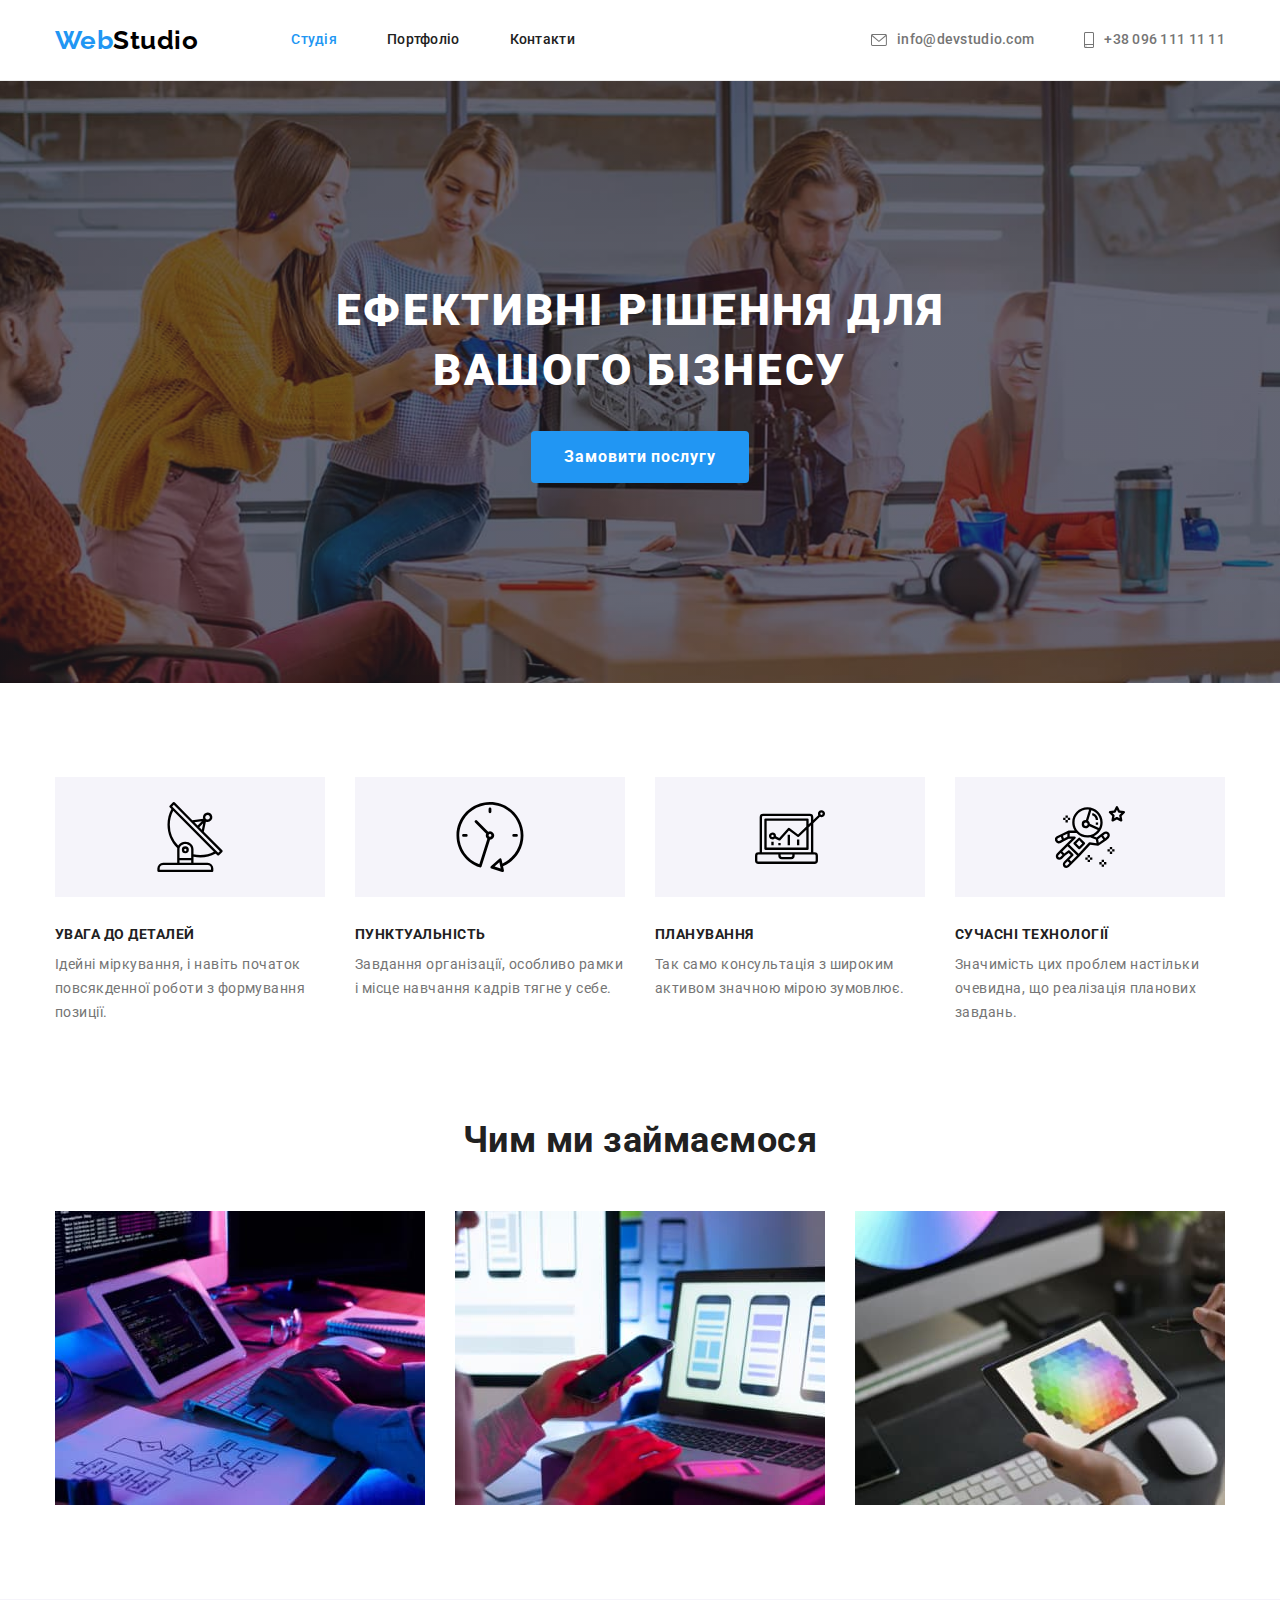
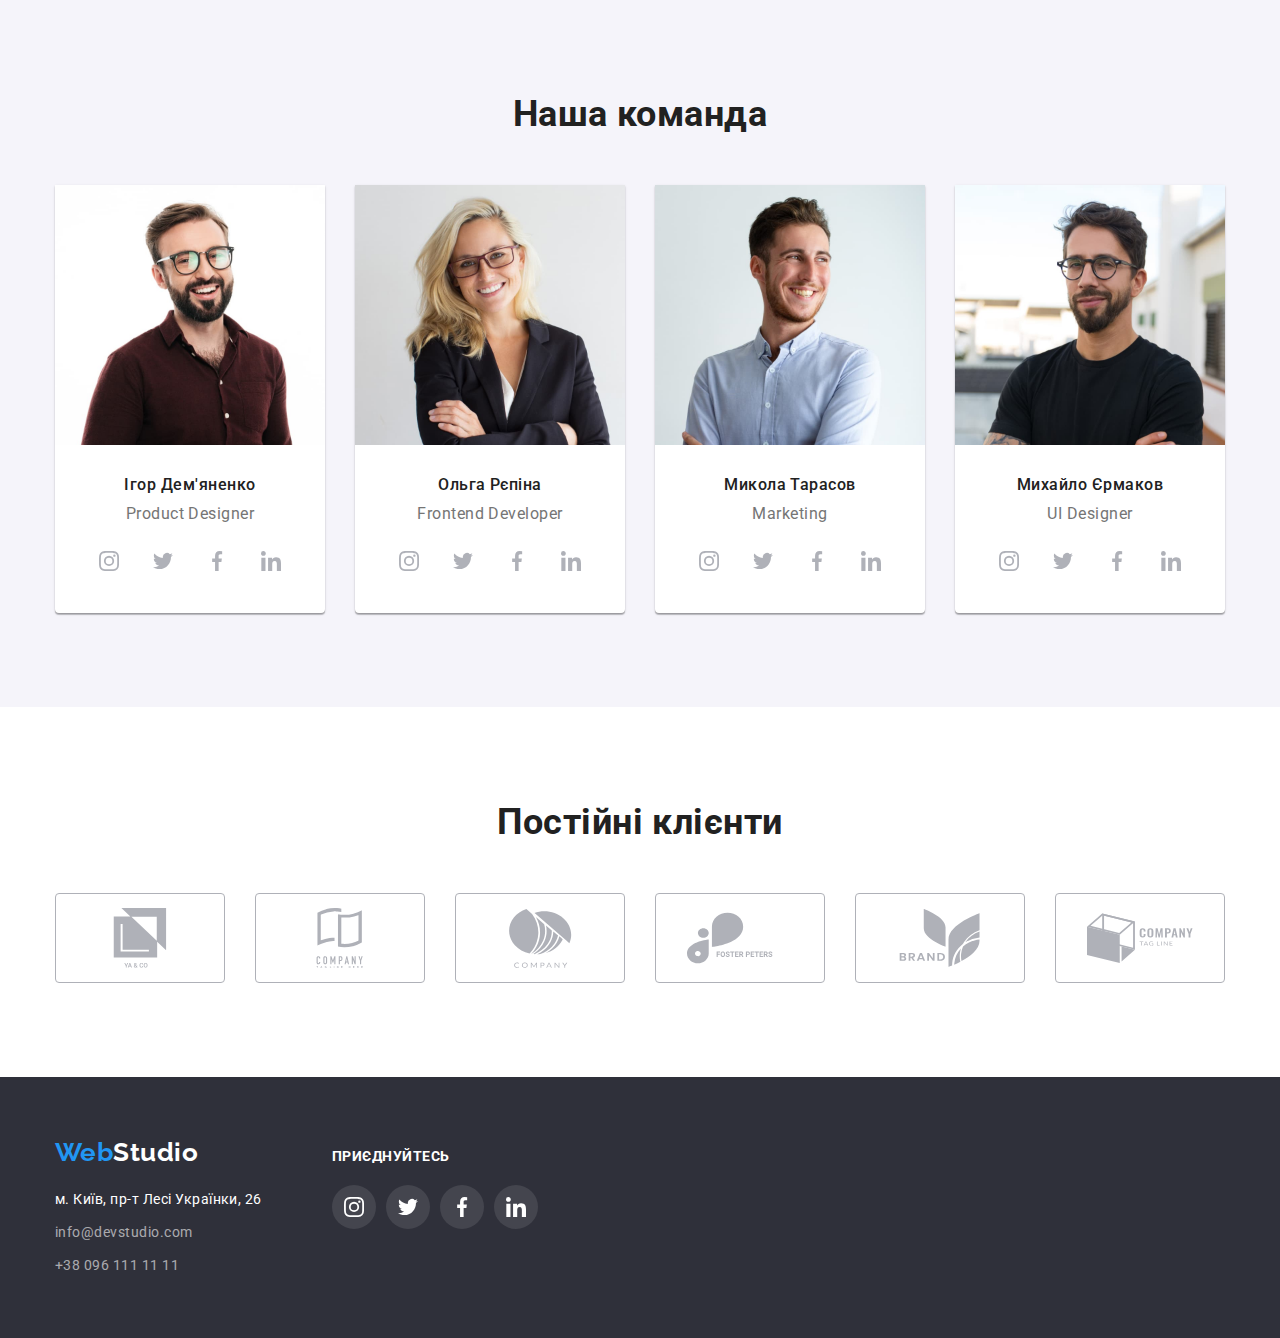
<file: index.html>
<!DOCTYPE html>
<html lang="uk">
	<head>
		<meta charset="UTF-8" />
		<meta http-equiv="X-UA-Compatible" content="IE=edge" />
		<meta name="viewport" content="width=device-width, initial-scale=1.0" />
		<title>Студія</title>
		<link rel="preconnect" href="https://fonts.googleapis.com" />
		<link rel="preconnect" href="https://fonts.gstatic.com" crossorigin />
		<link
			href="https://fonts.googleapis.com/css2?family=Raleway:wght@700&family=Roboto:wght@400;500;700;900&display=swap"
			rel="stylesheet"
		/>
		<link
			rel="stylesheet"
			href="https://cdnjs.cloudflare.com/ajax/libs/modern-normalize/1.1.0/modern-normalize.min.css"
		/>
		<link rel="stylesheet" href="./css/styles.css" />
	</head>
	<body>
		<!-- Header content -->
		<header class="header">
			<div class="container header-container">
				<nav class="header-nav">
					<a class="link logo" href="./index.html">Web<span class="logo-black">Studio</span> </a>
					<ul class="list site-nav">
						<li class="site-nav-item"><a class="link current" href="./index.html">Студія</a></li>
						<li class="site-nav-item"><a class="link" href="./portfolio.html">Портфоліо</a></li>
						<li class="site-nav-item"><a class="link" href="">Контакти</a></li>
					</ul>
				</nav>
				<ul class="list contact-nav">
					<li class="contact-nav-item"
						><a class="link" href="mailto:info@devstudio.com">
							<svg class="contact-icon" width="16" height="12">
								<use href="./images/icons.svg#envelope"></use>
							</svg>
							info@devstudio.com</a
						></li
					>
					<li class="contact-nav-item"
						><a class="link" href="tel:+380961111111">
							<svg class="contact-icon" width="10" height="16">
								<use href="./images/icons.svg#smartphone"></use>
							</svg>
							+38 096 111 11 11</a
						></li
					>
				</ul>
			</div>
		</header>
		<!-- Main content -->
		<main>
			<!-- Hero -->
			<section class="hero">
				<h1 class="hero-title">Ефективні рішення для вашого бізнесу</h1>
				<button class="hero-btn" type="button">Замовити послугу</button>
			</section>
			<!-- Benefits -->
			<section class="benefits">
				<div class="container">
					<h2 class="visually-hidden">Переваги</h2>
					<ul class="list benefits-list">
						<li class="benefits-item">
							<div class="benefits-icon-fon">
								<svg class="benefits-icon" width="70" height="70">
									<use href="./images/icons.svg#antenna"></use>
								</svg>
							</div>

							<h3 class="benefits-title">УВАГА ДО ДЕТАЛЕЙ</h3>
							<p class="benefits-text">
								Ідейні міркування, і навіть початок повсякденної роботи з формування позиції.
							</p>
						</li>
						<li class="benefits-item">
							<div class="benefits-icon-fon">
								<svg class="benefits-icon" width="70" height="70">
									<use href="./images/icons.svg#clock"></use>
								</svg>
							</div>

							<h3 class="benefits-title">ПУНКТУАЛЬНІСТЬ</h3>
							<p class="benefits-text"> Завдання організації, особливо рамки і місце навчання кадрів тягне у себе. </p>
						</li>
						<li class="benefits-item">
							<div class="benefits-icon-fon">
								<svg class="benefits-icon" width="70" height="70">
									<use href="./images/icons.svg#diagram"></use>
								</svg>
							</div>

							<h3 class="benefits-title">ПЛАНУВАННЯ</h3>
							<p class="benefits-text"> Так само консультація з широким активом значною мірою зумовлює. </p>
						</li>
						<li class="benefits-item">
							<div class="benefits-icon-fon">
								<svg class="benefits-icon" width="70" height="70">
									<use href="./images/icons.svg#astronaut"></use>
								</svg>
							</div>

							<h3 class="benefits-title">СУЧАСНІ ТЕХНОЛОГІЇ</h3>
							<p class="benefits-text"> Значимість цих проблем настільки очевидна, що реалізація планових завдань. </p>
						</li>
					</ul>
				</div>
			</section>
			<!-- what we do -->
			<section class="work-section">
				<div class="container">
					<h2 class="section-title">Чим ми займаємося</h2>
					<ul class="list work-section-list">
						<li class="work-section-item">
							<img src="./images/box1.jpg" alt="кодування" width="370" height="294" />
						</li>
						<li class="work-section-item">
							<img src="./images/box2.jpg" alt="адаптація" width="370" height="294" />
						</li>
						<li class="work-section-item">
							<img src="./images/box3.jpg" alt="дизайн" width="370" height="294" />
						</li>
					</ul>
				</div>
			</section>
			<!-- Team -->
			<section class="team">
				<div class="container">
					<h2 class="section-title">Наша команда</h2>
					<ul class="list team-list">
						<li class="team-item">
							<img src="./images/img1.jpg" alt="фото Ігоря Дем'яненко" width="270" height="260" />
							<div class="team-workers">
								<h3 class="team-names">Ігор Дем'яненко</h3>
								<p class="team-professions" lang="en">Product Designer</p>
								<ul class="team-social-list list">
									<li class="team-social-item">
										<a class="team-social-link link" href="">
											<svg class="team-social-icon" width="20" height="20">
												<use href="./images/icons.svg#instagram"></use>
											</svg>
										</a>
									</li>
									<li class="team-social-item">
										<a class="team-social-link link" href="">
											<svg class="team-social-icon" width="20" height="20">
												<use href="./images/icons.svg#twitter"></use>
											</svg>
										</a>
									</li>
									<li class="team-social-item">
										<a class="team-social-link link" href="">
											<svg class="team-social-icon" width="20" height="20">
												<use href="./images/icons.svg#facebook"></use>
											</svg>
										</a>
									</li>
									<li class="team-social-item">
										<a class="team-social-link link" href="">
											<svg class="team-social-icon" width="20" height="20">
												<use href="./images/icons.svg#linkedin"></use>
											</svg>
										</a>
									</li>
								</ul>
							</div>
						</li>

						<li class="team-item">
							<img src="./images/img2.jpg" alt="фото Ольги Рєпіної" width="270" height="260" />
							<div class="team-workers">
								<h3 class="team-names">Ольга Рєпіна</h3>
								<p class="team-professions" lang="en">Frontend Developer</p>
								<ul class="team-social-list list">
									<li class="team-social-item">
										<a class="team-social-link link" href="">
											<svg class="team-social-icon" width="20" height="20">
												<use href="./images/icons.svg#instagram"></use>
											</svg>
										</a>
									</li>
									<li class="team-social-item">
										<a class="team-social-link link" href="">
											<svg class="team-social-icon" width="20" height="20">
												<use href="./images/icons.svg#twitter"></use>
											</svg>
										</a>
									</li>
									<li class="team-social-item">
										<a class="team-social-link link" href="">
											<svg class="team-social-icon" width="20" height="20">
												<use href="./images/icons.svg#facebook"></use>
											</svg>
										</a>
									</li>
									<li class="team-social-item">
										<a class="team-social-link link" href="">
											<svg class="team-social-icon" width="20" height="20">
												<use href="./images/icons.svg#linkedin"></use>
											</svg>
										</a>
									</li>
								</ul>
							</div>
						</li>

						<li class="team-item">
							<img src="./images/img3.jpg" alt="фото Миколи Тарасова" width="270" height="260" />
							<div class="team-workers">
								<h3 class="team-names">Микола Тарасов</h3>
								<p class="team-professions" lang="en">Marketing</p>
								<ul class="team-social-list list">
									<li class="team-social-item">
										<a class="team-social-link link" href="">
											<svg class="team-social-icon" width="20" height="20">
												<use href="./images/icons.svg#instagram"></use>
											</svg>
										</a>
									</li>
									<li class="team-social-item">
										<a class="team-social-link link" href="">
											<svg class="team-social-icon" width="20" height="20">
												<use href="./images/icons.svg#twitter"></use>
											</svg>
										</a>
									</li>
									<li class="team-social-item">
										<a class="team-social-link link" href="">
											<svg class="team-social-icon" width="20" height="20">
												<use href="./images/icons.svg#facebook"></use>
											</svg>
										</a>
									</li>
									<li class="team-social-item">
										<a class="team-social-link link" href="">
											<svg class="team-social-icon" width="20" height="20">
												<use href="./images/icons.svg#linkedin"></use>
											</svg>
										</a>
									</li>
								</ul>
							</div>
						</li>

						<li class="team-item">
							<img src="./images/img4.jpg" alt="фото Михайла Єрмакова" width="270" height="260" />
							<div class="team-workers">
								<h3 class="team-names">Михайло Єрмаков</h3>
								<p class="team-professions" lang="en">UI Designer</p>
								<ul class="team-social-list list">
									<li class="team-social-item">
										<a class="team-social-link link" href="">
											<svg class="team-social-icon" width="20" height="20">
												<use href="./images/icons.svg#instagram"></use>
											</svg>
										</a>
									</li>
									<li class="team-social-item">
										<a class="team-social-link link" href="">
											<svg class="team-social-icon" width="20" height="20">
												<use href="./images/icons.svg#twitter"></use>
											</svg>
										</a>
									</li>
									<li class="team-social-item">
										<a class="team-social-link link" href="">
											<svg class="team-social-icon" width="20" height="20">
												<use href="./images/icons.svg#facebook"></use>
											</svg>
										</a>
									</li>
									<li class="team-social-item">
										<a class="team-social-link link" href="">
											<svg class="team-social-icon" width="20" height="20">
												<use href="./images/icons.svg#linkedin"></use>
											</svg>
										</a>
									</li>
								</ul>
							</div>
						</li>
					</ul>
				</div>
			</section>
			<!-- Clients -->
			<section class="client-section">
				<div class="container">
					<h2 class="client-title">Постійні клієнти</h2>
					<ul class="client-list list">
						<li class="client-item">
							<a class="client-link link" href="">
								<svg class="client-icon" width="106" height="60">
									<use href="./images/icons.svg#yaco"></use>
								</svg>
							</a>
						</li>

						<li class="client-item">
							<a class="client-link link" href="">
								<svg class="client-icon" width="106" height="60">
									<use href="./images/icons.svg#tagline-here"></use>
								</svg>
							</a>
						</li>

						<li class="client-item">
							<a class="client-link link" href="">
								<svg class="client-icon" width="106" height="60">
									<use href="./images/icons.svg#company"></use>
								</svg>
							</a>
						</li>

						<li class="client-item">
							<a class="client-link link" href="">
								<svg class="client-icon" width="106" height="60">
									<use href="./images/icons.svg#foster"></use>
								</svg>
							</a>
						</li>

						<li class="client-item">
							<a class="client-link link" href="">
								<svg class="client-icon" width="106" height="60">
									<use href="./images/icons.svg#brand"></use>
								</svg>
							</a>
						</li>

						<li class="client-item">
							<a class="client-link link" href="">
								<svg class="client-icon" width="106" height="60">
									<use href="./images/icons.svg#tafline"></use>
								</svg>
							</a>
						</li>
					</ul>
				</div>
			</section>
		</main>
		<!-- Footer content -->
		<footer class="footer">
			<div class="container">
				<div class="footer-flex">
					<div class="footer-contacts-flex">
						<a class="link logo" href="./index.html">Web<span class="logo-white">Studio</span> </a>
						<!-- Сontacts -->
						<address class="footer-contact">
							<ul class="footer-contact-list list">
								<li class="footer-contact-item">
									<a
										class="footer-contact-link link adress"
										href="https://goo.gl/maps/CdvJLRiEL6Q8Smko8"
										target="_blank"
										rel="noreferrer noopener"
										>м. Київ, пр-т Лесі Українки, 26</a
									>
								</li>
								<li class="footer-contact-item"
									><a class="footer-contact-link link" href="mailto:info@devstudio.com">info@devstudio.com</a></li
								>
								<li class="footer-contact-item"
									><a class="footer-contact-link link" href="tel:+380961111111">+38 096 111 11 11</a></li
								>
							</ul>
						</address>
					</div>

					<div class="footer-social-flex">
						<p class="footer-social-text">приєднуйтесь</p>
						<ul class="footer-social-list list">
							<li class="footer-social-item">
								<a class="footer-social-link link" href="">
									<svg class="footer-social-icon" width="20" height="20">
										<use href="./images/icons.svg#instagram"></use>
									</svg>
								</a>
							</li>

							<li class="footer-social-item">
								<a class="footer-social-link link" href="">
									<svg class="footer-social-icon" width="20" height="20">
										<use href="./images/icons.svg#twitter"></use>
									</svg>
								</a>
							</li>

							<li class="footer-social-item">
								<a class="footer-social-link link" href="">
									<svg class="footer-social-icon" width="20" height="20">
										<use href="./images/icons.svg#facebook"></use>
									</svg>
								</a>
							</li>

							<li class="footer-social-item">
								<a class="footer-social-link link" href="">
									<svg class="footer-social-icon" width="20" height="20">
										<use href="./images/icons.svg#linkedin"></use>
									</svg>
								</a>
							</li>
						</ul>
					</div>
				</div>
			</div>
		</footer>
	</body>
</html>
</file>
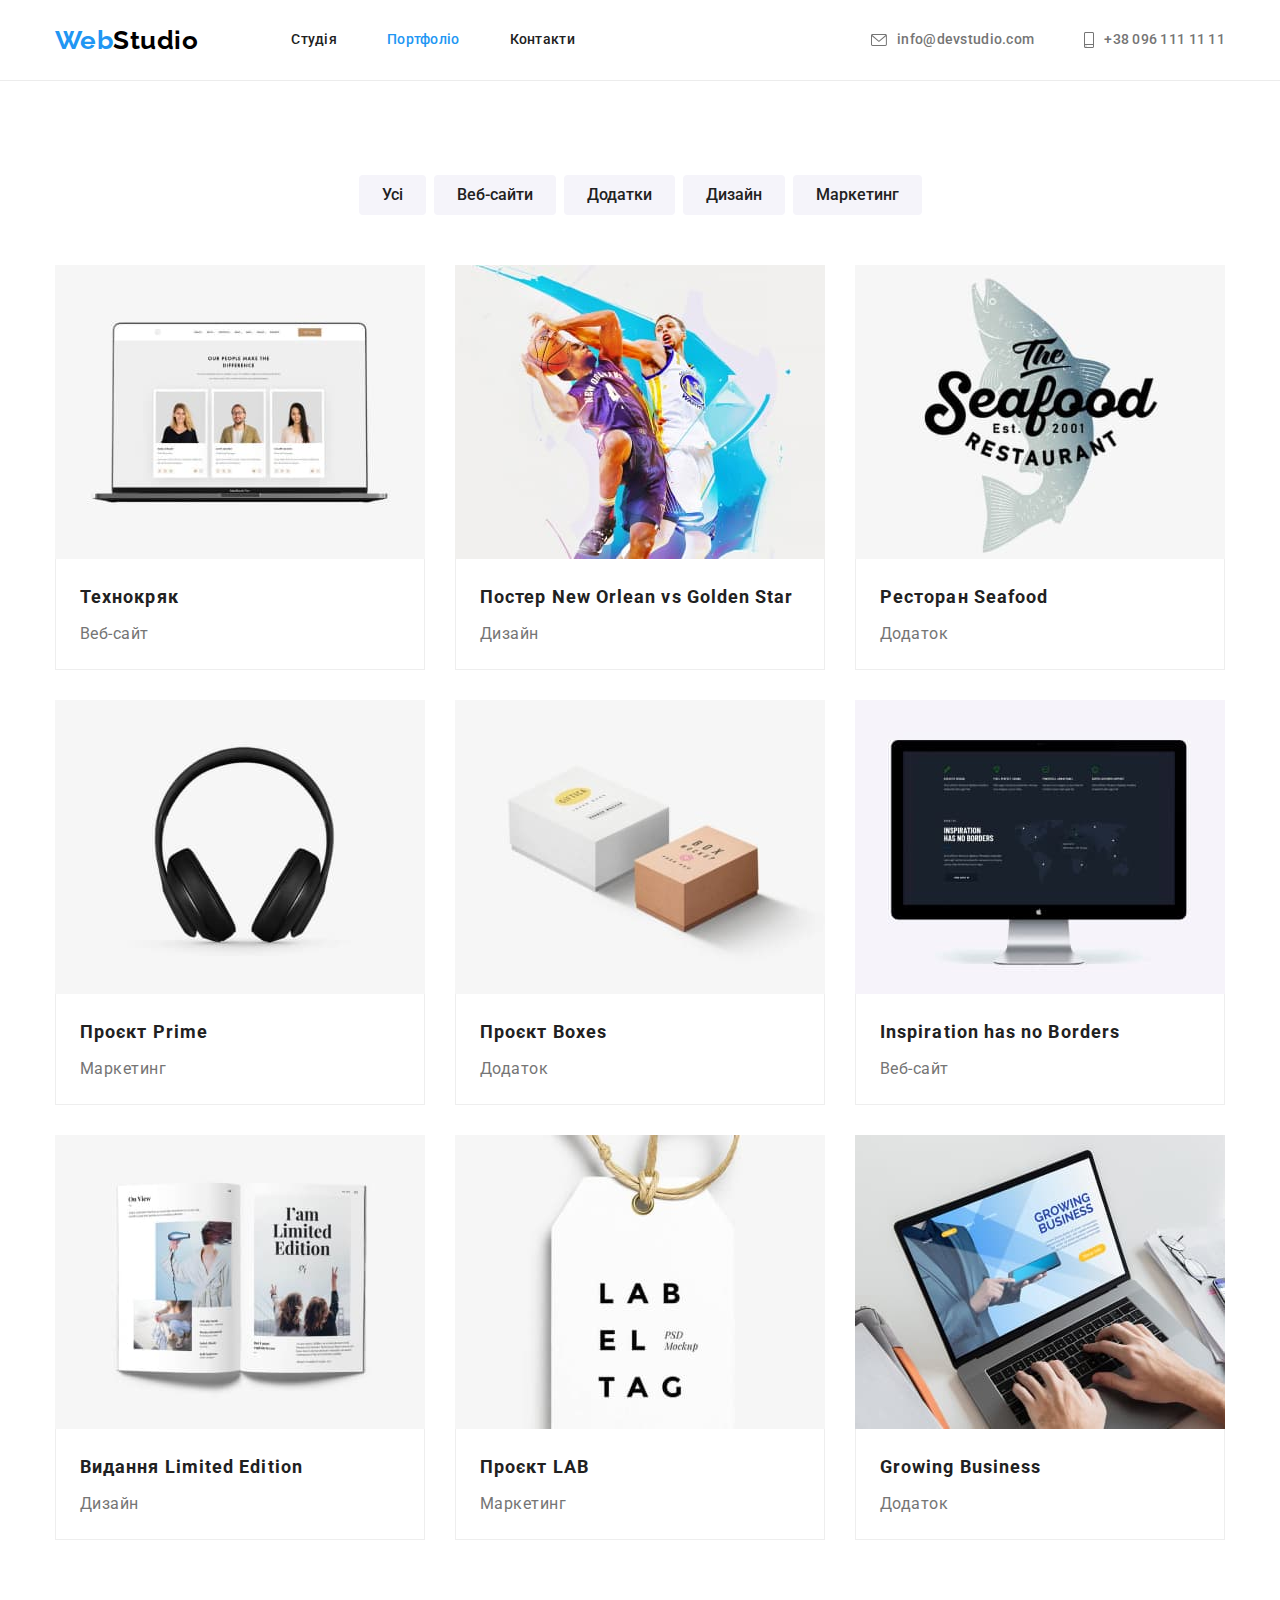
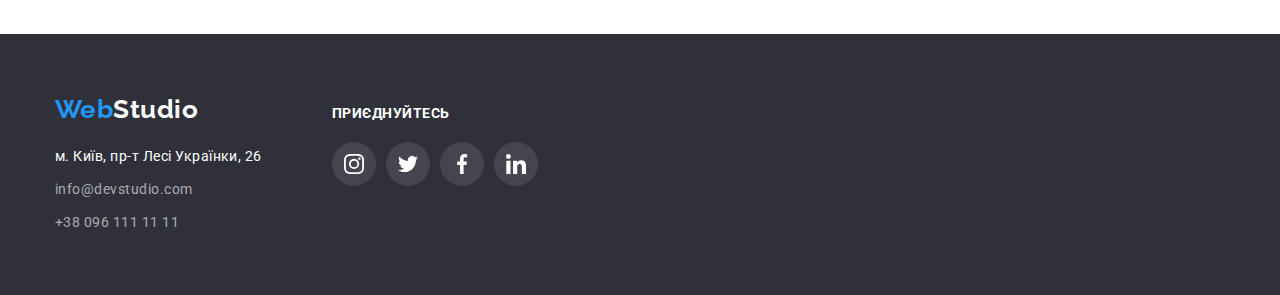
<file: portfolio.html>
<!DOCTYPE html>
<html lang="uk">
	<head>
		<meta charset="UTF-8" />
		<meta http-equiv="X-UA-Compatible" content="IE=edge" />
		<meta name="viewport" content="width=device-width, initial-scale=1.0" />
		<title>Портфоліо</title>
		<link rel="preconnect" href="https://fonts.googleapis.com" />
		<link rel="preconnect" href="https://fonts.gstatic.com" crossorigin />
		<link
			href="https://fonts.googleapis.com/css2?family=Raleway:wght@700&family=Roboto:wght@400;500;700;900&display=swap"
			rel="stylesheet"
		/>
		<link
			rel="stylesheet"
			href="https://cdnjs.cloudflare.com/ajax/libs/modern-normalize/1.1.0/modern-normalize.min.css"
		/>
		<link rel="stylesheet" href="./css/styles.css" />
	</head>
	<body>
		<!-- Header content -->
		<header class="header">
			<div class="container header-container">
				<nav class="header-nav">
					<a class="link logo" href="./index.html">Web<span class="logo-black">Studio</span> </a>
					<ul class="list site-nav">
						<li class="site-nav-item"><a class="link" href="./index.html">Студія</a></li>
						<li class="site-nav-item"><a class="link current" href="./portfolio.html">Портфоліо</a></li>
						<li class="site-nav-item"><a class="link" href="">Контакти</a></li>
					</ul>
				</nav>
				<ul class="list contact-nav">
					<li class="contact-nav-item"
						><a class="link" href="mailto:info@devstudio.com">
							<svg class="contact-icon" width="16" height="12">
								<use href="./images/icons.svg#envelope"></use>
							</svg>
							info@devstudio.com</a
						></li
					>
					<li class="contact-nav-item"
						><a class="link" href="tel:+380961111111">
							<svg class="contact-icon" width="10" height="16">
								<use href="./images/icons.svg#smartphone"></use>
							</svg>
							+38 096 111 11 11</a
						></li
					>
				</ul>
			</div>
		</header>
		<!-- Main content -->
		<main>
			<section class="portfolio">
				<div class="container">
					<h1 class="visually-hidden">Приклади робіт</h1>
					<ul class="list portfolio-btn-list">
						<li class="portfolio-btn-item"><button class="portfolio-btn" type="button">Усі</button></li>
						<li class="portfolio-btn-item"><button class="portfolio-btn" type="button">Веб-сайти</button></li>
						<li class="portfolio-btn-item"><button class="portfolio-btn" type="button">Додатки</button></li>
						<li class="portfolio-btn-item"><button class="portfolio-btn" type="button">Дизайн</button></li>
						<li class="portfolio-btn-item"><button class="portfolio-btn" type="button">Маркетинг</button></li>
					</ul>
					<ul class="list portfolio-list">
						<li class="portfolio-item">
							<a class="portfolio-link link" href="">
								<img src="./images/project1.jpg" alt="Головна сторінка веб-сайту Технокряку" width="370" height="294" />
								<div class="card-content">
									<h2 class="portfolio-list-title">Технокряк</h2>
									<p class="portfolio-list-text">Веб-сайт</p>
								</div>
							</a>
						</li>

						<li class="portfolio-item">
							<a class="portfolio-link link" href="">
								<img src="./images/project2.jpg" alt="Постер про баскетбол" width="370" height="294" />
								<div class="card-content">
									<h2 class="portfolio-list-title">Постер New Orlean vs Golden Star</h2>
									<p class="portfolio-list-text">Дизайн</p>
								</div>
							</a>
						</li>

						<li class="portfolio-item">
							<a class="portfolio-link link" href="">
								<img src="./images/project3.jpg" alt="Логотип ресторану" width="370" height="294" />
								<div class="card-content">
									<h2 class="portfolio-list-title">Ресторан Seafood</h2>
									<p class="portfolio-list-text">Додаток</p>
								</div>
							</a>
						</li>

						<li class="portfolio-item">
							<a class="portfolio-link link" href="">
								<img src="./images/project4.jpg" alt="Навушники" width="370" height="294" />
								<div class="card-content">
									<h2 class="portfolio-list-title">Проєкт Prime</h2>
									<p class="portfolio-list-text">Маркетинг</p>
								</div>
							</a>
						</li>

						<li class="portfolio-item">
							<a class="portfolio-link link" href="">
								<img src="./images/project5.jpg" alt="Дві коробочки" width="370" height="294" />
								<div class="card-content">
									<h2 class="portfolio-list-title">Проєкт Boxes</h2>
									<p class="portfolio-list-text">Додаток</p>
								</div>
							</a>
						</li>

						<li class="portfolio-item">
							<a class="portfolio-link link" href=""
								><img
									src="./images/project6.jpg"
									alt="Головна сторінка веб-сайту Inspiration has no Borders"
									width="370"
									height="294"
								/>
								<div class="card-content">
									<h2 class="portfolio-list-title">Inspiration has no Borders</h2>
									<p class="portfolio-list-text">Веб-сайт</p>
								</div></a
							>
						</li>

						<li class="portfolio-item">
							<a class="portfolio-link link" href="">
								<img
									src="./images/project7.jpg"
									alt="Розворот сторінки видання Limited Edition"
									width="370"
									height="294"
								/>
								<div class="card-content">
									<h2 class="portfolio-list-title">Видання Limited Edition</h2>
									<p class="portfolio-list-text">Дизайн</p>
								</div>
							</a>
						</li>

						<li class="portfolio-item">
							<a class="portfolio-link link" href="">
								<img src="./images/project8.jpg" alt="Бирка з написом LAB" width="370" height="294" />
								<div class="card-content">
									<h2 class="portfolio-list-title">Проєкт LAB</h2>
									<p class="portfolio-list-text">Маркетинг</p>
								</div>
							</a>
						</li>

						<li class="portfolio-item">
							<a class="portfolio-link link" href=""
								><img
									src="./images/project9.jpg"
									alt="Ноутбук з відкритим додатком Growing Business"
									width="370"
									height="294"
								/>
								<div class="card-content">
									<h2 class="portfolio-list-title">Growing Business</h2>
									<p class="portfolio-list-text">Додаток</p>
								</div></a
							>
						</li>
					</ul>
				</div>
			</section>
		</main>
		<!-- Footer content -->
		<footer class="footer">
			<div class="container">
				<div class="footer-flex">
					<div class="footer-contacts-flex">
						<a class="link logo" href="./index.html">Web<span class="logo-white">Studio</span> </a>
						<!-- Сontacts -->
						<address class="footer-contact">
							<ul class="footer-contact-list list">
								<li class="footer-contact-item">
									<a
										class="footer-contact-link link adress"
										href="https://goo.gl/maps/CdvJLRiEL6Q8Smko8"
										target="_blank"
										rel="noreferrer noopener"
										>м. Київ, пр-т Лесі Українки, 26</a
									>
								</li>
								<li class="footer-contact-item"
									><a class="footer-contact-link link" href="mailto:info@devstudio.com">info@devstudio.com</a></li
								>
								<li class="footer-contact-item"
									><a class="footer-contact-link link" href="tel:+380961111111">+38 096 111 11 11</a></li
								>
							</ul>
						</address>
					</div>

					<div class="footer-social-flex">
						<p class="footer-social-text">приєднуйтесь</p>
						<ul class="footer-social-list list">
							<li class="footer-social-item">
								<a class="footer-social-link link" href="">
									<svg class="footer-social-icon" width="20" height="20">
										<use href="./images/icons.svg#instagram"></use>
									</svg>
								</a>
							</li>

							<li class="footer-social-item">
								<a class="footer-social-link link" href="">
									<svg class="footer-social-icon" width="20" height="20">
										<use href="./images/icons.svg#twitter"></use>
									</svg>
								</a>
							</li>

							<li class="footer-social-item">
								<a class="footer-social-link link" href="">
									<svg class="footer-social-icon" width="20" height="20">
										<use href="./images/icons.svg#facebook"></use>
									</svg>
								</a>
							</li>

							<li class="footer-social-item">
								<a class="footer-social-link link" href="">
									<svg class="footer-social-icon" width="20" height="20">
										<use href="./images/icons.svg#linkedin"></use>
									</svg>
								</a>
							</li>
						</ul>
					</div>
				</div>
			</div>
		</footer>
	</body>
</html>
</file>
<file: css/styles.css>
/* * {
	outline: 2px solid tomato;
} */

:root {
	--primary-text-color: #212121;
	--secondary-text-color: #757575;
	--white-text-color: #ffffff;
	--accent-color: #2196f3;
	--black-logo-color: #000000;
	--footer-text-color: #ffffff99;
	--white-background-color: #ffffff;
	--hero-background-color: #2f303a;
	--team-background-color: #f5f4fa;
	--icon-color: #afb1b8;
}

body {
	font-family: "Roboto", sans-serif;
	letter-spacing: 0.03em;
	background-color: var(--white-background-color);
	color: var(--primary-text-color);
}

/* глобальный сброс margin, padding */
h1,
h2,
h3,
h4,
h5,
h6,
p,
ul {
	margin: 0;
	padding: 0;
}

img {
	display: block;
	max-width: 100%;
	height: auto;
}

.container {
	width: 1200px;
	margin-left: auto;
	margin-right: auto;
	padding-left: 15px;
	padding-right: 15px;
}

/* удаляю точки списков */
.list {
	list-style: none;
}

/* удаляю подчеркивание ссылок */
.link {
	text-decoration: none;
}

/* удаляю скрытые заголовки */
.visually-hidden {
	position: absolute;
	width: 1px;
	height: 1px;
	margin: -1px;
	padding: 0;
	overflow: hidden;
	border: 0;
	clip: rect(0 0 0 0);
}

/* Header content */
.header {
	border-bottom: 1px solid #ececec;
}

.header-container {
	display: flex;
	align-items: center;
}

.header-nav {
	display: flex;
	align-items: center;
}

.site-nav {
	display: flex;
	margin-left: 93px;
}

.site-nav-item:not(:first-child) {
	margin-left: 50px;
}

.contact-nav.list {
	display: flex;
	margin-left: auto;
}

.contact-nav-item:not(:first-child) {
	margin-left: 50px;
}

.logo {
	font-family: "Raleway", sans-serif;
	font-weight: 700;
	font-size: 26px;
	line-height: 1.19;
	color: var(--accent-color);
}

.logo-black {
	color: var(--black-logo-color);
}

.site-nav .link {
	display: block;
	padding-top: 32px;
	padding-bottom: 32px;

	font-weight: 500;
	font-size: 14px;
	line-height: 1.14;
	letter-spacing: 0.02em;
	color: var(--primary-text-color);
}

.contact-nav .link {
	display: inline-flex;
	align-items: center;
	padding-top: 32px;
	padding-bottom: 32px;
	
	font-weight: 500;
	font-size: 14px;
	line-height: 1.14;
	letter-spacing: 0.02em;
	color: var(--secondary-text-color);
}

.site-nav .link:hover,
.site-nav .link:focus,
.contact-nav .link:hover,
.contact-nav .link:focus {
	color: var(--accent-color);
}

.site-nav .link.current {
	color: var(--accent-color);
}

.section-title {
	font-weight: 700;
	font-size: 36px;
	line-height: 1.17;
	text-align: center;
	color: var(--primary-text-color);
}

.contact-icon {
	margin-right: 10px;
	fill: currentColor;
}

/* Hero */
.hero {
	padding-top: 200px;
	padding-bottom: 200px;

	max-width: 1600px;
	min-height: 600px;
	margin-left: auto;
	margin-right: auto;

	background-image: linear-gradient(to right,
				rgba(47, 48, 58, 0.4),
				rgba(47, 48, 58, 0.4)),
			url(../images/hero.jpg);
	background-color: var(--hero-background-color);
	background-repeat: no-repeat;
		background-position: center;
		background-size: cover;

	text-align: center;
}

.hero-title {
	margin-bottom: 30px;
	margin-left: auto;
	margin-right: auto;
	max-width: 696px;

	font-weight: 900;
	font-size: 44px;
	line-height: 1.36;
	text-align: center;
	letter-spacing: 0.06em;
	text-transform: uppercase;
	color: var(--white-text-color);
}

.hero-btn {
	display: inline-block;
	min-width: 216px;
	border-radius: 4px;
	border: 1px solid transparent;
	padding: 10px 32px;

	font-weight: 700;
	font-size: 16px;
	line-height: 1.88;
	align-items: center;
	text-align: center;
	letter-spacing: 0.06em;
	background-color: var(--accent-color);
	color: var(--white-text-color);
	cursor: pointer;
}

.hero-btn:hover,
.hero-btn:focus {
	background-color: var(--white-text-color);
	color: var(--accent-color);
}

/* Benefits */
.benefits {
	padding-top: 94px;
	padding-bottom: 94px;
}

.benefits-list {
	display: flex;
}

.benefits-item:not(:first-child) {
	margin-left: 30px;
}

.benefits-item {
	max-width: 270px;
}

.benefits-title {
	margin-bottom: 10px;

	font-weight: 700;
	font-size: 14px;
	line-height: 1.14;
	text-transform: uppercase;
	color: var(--primary-text-color);
}

.benefits-text {
	font-weight: 400;
	font-size: 14px;
	line-height: 1.71;
	color: var(--secondary-text-color);
}

.benefits-icon-fon {
	display: flex;
	width: 270px;
	height: 120px;
	align-items: center;
	justify-content: center;
	margin-bottom: 30px;

	background-color: var(--team-background-color);
}

/* what we do */
.work-section {
	padding-bottom: 94px;
}

.work-section-list {
	display: flex;
}

.work-section-item:not(:first-child) {
	margin-left: 30px;
}

.section-title {
	margin-bottom: 50px;
}

/* Team */
.team-list {
	display: flex;
}

.team-item:not(:first-child) {
	margin-left: 30px;
}

.team-item {
	background-color: var(--white-background-color);
	box-shadow: 0px 1px 3px rgba(0, 0, 0, 0.12), 0px 1px 1px rgba(0, 0, 0, 0.14), 0px 2px 1px rgba(0, 0, 0, 0.2);
	border-radius: 0px 0px 4px 4px;
}

.team-workers {
	padding-top: 30px;
	padding-bottom: 30px;
}

.team {
	padding-top: 94px;
	padding-bottom: 94px;

	background-color: var(--team-background-color);
}

.team-names {
	font-weight: 500;
	font-size: 16px;
	line-height: 1.19;
	text-align: center;
}

.team-professions {
	margin-top: 10px;

	font-weight: 400;
	font-size: 16px;
	line-height: 1.19;
	text-align: center;
	color: var(--secondary-text-color);
}

.team-social-list {
	display: flex;
	margin-top: 16px;
	justify-content: center;
	align-items: center;
	gap: 10px;
}

.team-social-item {
	width: 44px;
	height: 44px;
}

.team-social-link {
	width: 44px;
	height: 44px;
	display: flex;
	justify-content: center;
	align-items: center;
	border-radius: 50%;
	color: var(--icon-color);
	background-color: var(--white-background-color);
}

.team-social-link:hover,
.team-social-link:focus {
	color: var(--white-background-color);
	background-color: var(--accent-color);
}

.team-social-icon {
	fill: currentColor;
}

/* Clients */
.client-section {
	padding-top: 94px;
	padding-bottom: 94px;
}

.client-title {
	margin-bottom: 50px;

	font-weight: 700;
	font-size: 36px;
	line-height: 1.17;
	text-align: center;
}

.client-list {
	display: flex;
}

/* .client-item {
	width: 170px;
	height: 90px;
} */

.client-item:not(:first-child) {
	margin-left: 30px;
}

.client-link {
	width: 170px;
	height: 90px;
	display: flex;
	justify-content: center;
	align-items: center;
	border: 1px solid var(--icon-color);
	border-radius: 4px;
	color: var(--icon-color);
	background-color: var(--white-background-color);
}

.client-link:hover,
.client-link:focus {
	color: var(--accent-color);
	border-color: var(--accent-color);
}

.client-icon {
	fill: currentColor;
}

.client-item:hover,
.client-item:focus {
	color: var(--accent-color);
	border-color: var(--accent-color);
}

/* Footer content */
.logo-white {
	color: var(--white-text-color);
}

.footer-contact {
	margin-top: 20px;
}

.footer-contact-link.address {
	color: var(--white-text-color);
}

.footer-contact-item,
.footer-contact-item {
	margin-top: 9px;
}

.footer {
	padding-top: 60px;
	padding-bottom: 60px;

	background-color: var(--hero-background-color);
}

.footer-flex {
	display: flex;
	align-items: baseline;
}

.footer-social-text {
	margin-bottom: 20px;

	font-weight: 700;
	font-size: 14px;
	line-height: 1.14;
	text-transform: uppercase;
	color: var(--white-text-color);
}

.footer-social-flex {
	margin-left: 70px;
}

.footer-social-list {
	display: flex;
	gap: 10px;
}

.footer-social-item {
	width: 44px;
	height: 44px;
}

.footer-social-link {
	width: 44px;
	height: 44px;
	display: flex;
	justify-content: center;
	align-items: center;
	border-radius: 50%;
	color: var(--white-background-color);
	background: rgba(255, 255, 255, 0.1);
}

.footer-social-link:hover,
.footer-social-link:focus {
	color: var(--white-background-color);
	background-color: var(--accent-color);
}

.footer-social-icon {
	fill: currentColor;
}

/* Сontacts */
.footer-contact .link {
	font-style: normal;
	font-weight: 400;
	font-size: 14px;
	line-height: 1.71;
	color: var(--footer-text-color);
}

.footer-contact .link.adress {
	color: var(--white-text-color);
}

.footer-contact .link:hover,
.footer-contact .link:focus {
	color: var(--accent-color);
}

/* PORTFOLIO */
.portfolio {
	padding-top: 94px;
	padding-bottom: 94px;
}

.portfolio-btn-list {
	display: flex;
	justify-content: center;
	margin-bottom: 50px;
}

.portfolio-btn-item:not(:first-child) {
	margin-left: 8px;
}

.portfolio-btn {
	display: inline-block;
	border-radius: 4px;
	border: 1px solid transparent;
	padding: 6px 22px;

	font-family: inherit;
	font-weight: 500;
	font-size: 16px;
	line-height: 1.63;
	text-align: center;
	background-color: var(--team-background-color);
	color: var(--primary-text-color);
	cursor: pointer;
}

.portfolio-btn:hover,
.portfolio-btn:focus {
	background-color: var(--accent-color);
	color: var(--white-text-color);
	box-shadow: 0px 3px 1px rgba(0, 0, 0, 0.1), 0px 1px 2px rgba(0, 0, 0, 0.08), 0px 2px 2px rgba(0, 0, 0, 0.12);
}

.portfolio-list {
	display: flex;
	flex-wrap: wrap;
	margin-left: -30px;
	margin-top: -30px;
}

.portfolio-list > .portfolio-item {
	flex-basis: calc(100% / 3 - 30px);
	margin-left: 30px;
	margin-top: 30px;
}

.card-content {
	padding: 20px 24px;
	border: 1px solid #eeeeee;
	border-top: none;
}

.portfolio-list-title {
	font-weight: 700;
	font-size: 18px;
	line-height: 2;
	letter-spacing: 0.06em;
	color: var(--primary-text-color);
}

.portfolio-list-text {
	margin-top: 4px;

	font-weight: 400;
	font-size: 16px;
	line-height: 1.88;
	color: var(--secondary-text-color);
}

.portfolio-link {
	display: block;
}

.portfolio-link:hover,
.portfolio-link:focus {
box-shadow: 0px 1px 1px rgba(0, 0, 0, 0.12), 0px 4px 4px rgba(0, 0, 0, 0.06), 1px 4px 6px rgba(0, 0, 0, 0.16);
}
</file>
